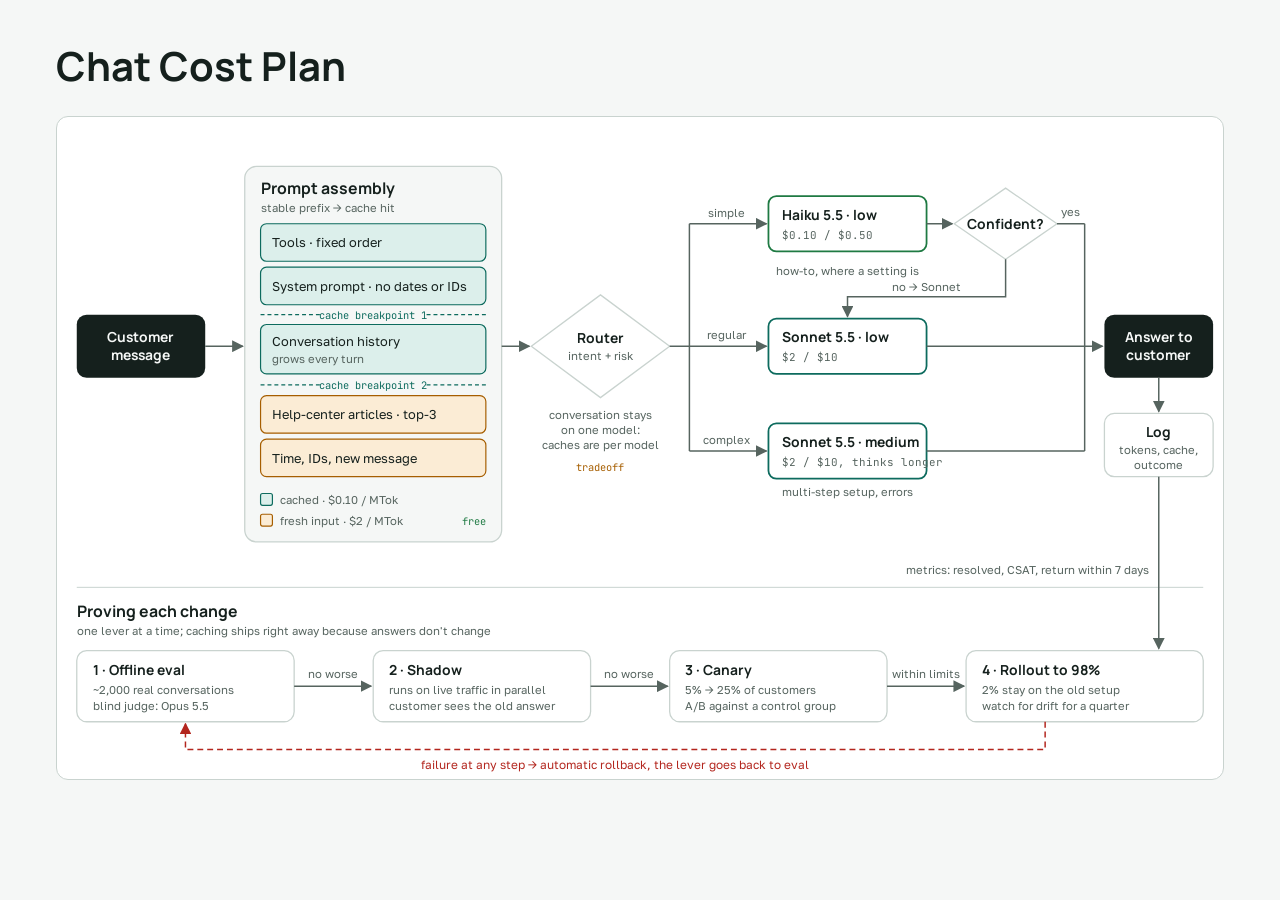
<file: chat-costs-diagram.html>
<!doctype html>
<html lang="en">
<head>
<meta charset="utf-8">
<meta name="viewport" content="width=device-width, initial-scale=1, viewport-fit=cover">
<title>Chat Cost Plan</title>
<meta name="claude:viewport-fit-sides" content="cover">
<link rel="preconnect" href="https://fonts.googleapis.com">
<link rel="preconnect" href="https://fonts.gstatic.com" crossorigin>
<link rel="stylesheet" href="https://fonts.googleapis.com/css2?family=Manrope:wght@500;600;700;800&family=Golos+Text:wght@400;500;600&family=JetBrains+Mono:wght@400;500&display=swap">
<style>
/* Layout: short header, one flowchart (request path on top, rollout gates below), then the acceptance metrics. */
:root {
  --bg: #f5f7f6;
  --surface: #ffffff;
  --ink: #15201d;
  --muted: #56645f;
  --line: #c9d3cf;
  --accent: #0d6b5e;
  --accent-soft: #dcefeb;
  --free: #1f7a43;
  --trade: #a65e00;
  --trade-soft: #fbecd5;
  --stop: #b3261e;
  --f-display: "Manrope", "Helvetica Neue", Arial, sans-serif;
  --f-body: "Golos Text", "Segoe UI", system-ui, sans-serif;
  --f-mono: "JetBrains Mono", ui-monospace, Menlo, monospace;
}
@media (prefers-color-scheme: dark) {
  :root:not([data-theme="light"]) {
    --bg: #101614; --surface: #18201e; --ink: #e4ece9; --muted: #9aaaa4; --line: #34433e;
    --accent: #4fc2ad; --accent-soft: #173832;
    --free: #6fd093; --trade: #f0b25a; --trade-soft: #3a2a12; --stop: #f2897f;
    color-scheme: dark;
  }
}
:root[data-theme="dark"] {
  --bg: #101614; --surface: #18201e; --ink: #e4ece9; --muted: #9aaaa4; --line: #34433e;
  --accent: #4fc2ad; --accent-soft: #173832;
  --free: #6fd093; --trade: #f0b25a; --trade-soft: #3a2a12; --stop: #f2897f;
  color-scheme: dark;
}
* { box-sizing: border-box; }
body { background: var(--bg); color: var(--ink); font-family: var(--f-body); font-size: 15px; line-height: 1.5; }
.wrap {
  max-width: 1200px; margin: 0 auto; padding-block: 36px 56px;
  padding-left: max(16px, env(safe-area-inset-left, 0px));
  padding-right: max(16px, env(safe-area-inset-right, 0px));
  display: grid; gap: 28px;
}
h1, h3 { font-family: var(--f-display); text-wrap: balance; margin: 0; }
h1 { font-size: clamp(28px, 4vw, 40px); line-height: 1.1; }
h3 { font-size: 16px; }
p { margin: 0; }
header { display: grid; gap: 10px; }
.eyebrow { font-family: var(--f-mono); font-size: 11px; letter-spacing: .08em; text-transform: uppercase; color: var(--accent); }
.lede { color: var(--muted); max-width: 70ch; font-size: 16px; }

figure { margin: 0; display: grid; gap: 10px; }
.scroll { overflow-x: auto; }
.d { display: block; width: 100%; min-width: 940px; height: auto; background: var(--surface); border: 1px solid var(--line); border-radius: 12px; }
figcaption { font-size: 13.5px; color: var(--muted); max-width: 90ch; }

/* diagram marks */
.d text { font-family: var(--f-body); font-size: 13px; fill: var(--ink); }
.d .t { font-family: var(--f-display); font-weight: 700; font-size: 14px; }
.d .h { font-family: var(--f-display); font-weight: 700; font-size: 16px; }
.d .sub { font-size: 11.5px; fill: var(--muted); }
.d .mono { font-family: var(--f-mono); font-size: 11px; fill: var(--muted); }
.d .lbl { font-size: 11.5px; fill: var(--muted); }
.d .inv { fill: var(--bg); }
.d .box { fill: var(--surface); stroke: var(--line); stroke-width: 1.3; }
.d .panel { fill: var(--bg); stroke: var(--line); stroke-width: 1.3; }
.d .dark { fill: var(--ink); }
.d .cache { fill: var(--accent-soft); stroke: var(--accent); stroke-width: 1.2; }
.d .fresh { fill: var(--trade-soft); stroke: var(--trade); stroke-width: 1.2; }
.d .cheap { fill: var(--surface); stroke: var(--free); stroke-width: 1.8; }
.d .main { fill: var(--surface); stroke: var(--accent); stroke-width: 1.8; }
.d .edge { fill: none; stroke: var(--muted); stroke-width: 1.5; }
.d .bp { stroke: var(--accent); stroke-width: 1.3; stroke-dasharray: 4 3; }
.d .bpt { font-family: var(--f-mono); font-size: 10.5px; fill: var(--accent); }
.d .fail { fill: none; stroke: var(--stop); stroke-width: 1.5; stroke-dasharray: 6 4; }
.d .failt { font-size: 12px; fill: var(--stop); }
.d .ah { fill: var(--muted); }
.d .ahf { fill: var(--stop); }
.d .rule { stroke: var(--line); stroke-width: 1; }
.d .tagfree { font-family: var(--f-mono); font-size: 10.5px; fill: var(--free); }
.d .tagtrade { font-family: var(--f-mono); font-size: 10.5px; fill: var(--trade); }

.metrics { display: grid; grid-template-columns: 1.3fr 1fr; gap: 14px; }
.card { background: var(--surface); border: 1px solid var(--line); border-radius: 10px; padding: 16px; display: grid; gap: 10px; align-content: start; min-width: 0; }
.card p { font-size: 13.5px; }
.muted { color: var(--muted); }
table { border-collapse: collapse; width: 100%; font-size: 13.5px; }
th, td { text-align: left; padding: 6px 8px 6px 0; border-bottom: 1px solid var(--line); }
th { font-family: var(--f-mono); font-size: 11px; font-weight: 500; letter-spacing: .05em; text-transform: uppercase; color: var(--muted); }
td.m { font-family: var(--f-mono); font-size: 12.5px; white-space: nowrap; font-variant-numeric: tabular-nums; }
tr:last-child td { border-bottom: none; }
.formula { font-family: var(--f-mono); font-size: 13px; background: var(--accent-soft); border-radius: 8px; padding: 10px 12px; line-height: 1.6; }
footer { font-size: 12.5px; color: var(--muted); border-top: 1px solid var(--line); padding-top: 12px; }
@media (max-width: 760px) { .metrics { grid-template-columns: 1fr; } }
</style>
</head>
<body>

<div class="wrap">

<header>
  <h1>Chat Cost Plan</h1>
</header>

<figure>
  <div class="scroll">
  <svg class="d" viewBox="0 0 1180 670" role="img" aria-label="Diagram: the customer message goes into prompt assembly, where tools, the system prompt and history are read from cache, and help-center articles and the new message are fresh input. The router sends simple turns to Haiku 5.5, regular turns to Sonnet 5.5 low and complex turns to Sonnet 5.5 medium. If Haiku is not confident, the turn goes to Sonnet. The answer goes to the customer and to the log; log metrics feed four checks: eval, shadow, canary, rollout, with automatic rollback on failure.">
    <defs>
      <marker id="ah" viewBox="0 0 10 10" refX="9" refY="5" markerWidth="8" markerHeight="8" orient="auto-start-reverse"><path class="ah" d="M0 0L10 5L0 10z"/></marker>
      <marker id="ahf" viewBox="0 0 10 10" refX="9" refY="5" markerWidth="8" markerHeight="8" orient="auto-start-reverse"><path class="ahf" d="M0 0L10 5L0 10z"/></marker>
    </defs>

    <!-- customer -->
    <rect class="dark" x="20" y="200" width="130" height="64" rx="10"/>
    <text class="t inv" x="85" y="228" text-anchor="middle">Customer</text>
    <text class="t inv" x="85" y="246" text-anchor="middle">message</text>
    <line class="edge" x1="150" y1="232" x2="188" y2="232" marker-end="url(#ah)"/>

    <!-- prompt assembly -->
    <rect class="panel" x="190" y="50" width="260" height="380" rx="12"/>
    <text class="h" x="206" y="78">Prompt assembly</text>
    <text class="sub" x="206" y="96">stable prefix → cache hit</text>

    <rect class="cache" x="206" y="108" width="228" height="38" rx="6"/>
    <text x="218" y="132">Tools · fixed order</text>
    <rect class="cache" x="206" y="152" width="228" height="38" rx="6"/>
    <text x="218" y="176">System prompt · no dates or IDs</text>

    <line class="bp" x1="206" y1="200" x2="266" y2="200"/>
    <text class="bpt" x="320" y="204" text-anchor="middle">cache breakpoint 1</text>
    <line class="bp" x1="374" y1="200" x2="434" y2="200"/>

    <rect class="cache" x="206" y="210" width="228" height="50" rx="6"/>
    <text x="218" y="232">Conversation history</text>
    <text class="sub" x="218" y="249">grows every turn</text>

    <line class="bp" x1="206" y1="271" x2="266" y2="271"/>
    <text class="bpt" x="320" y="275" text-anchor="middle">cache breakpoint 2</text>
    <line class="bp" x1="374" y1="271" x2="434" y2="271"/>

    <rect class="fresh" x="206" y="282" width="228" height="38" rx="6"/>
    <text x="218" y="306">Help-center articles · top-3</text>
    <rect class="fresh" x="206" y="326" width="228" height="38" rx="6"/>
    <text x="218" y="350">Time, IDs, new message</text>

    <rect class="cache" x="206" y="381" width="12" height="12" rx="2"/>
    <text class="sub" x="226" y="392">cached · $0.10 / MTok</text>
    <rect class="fresh" x="206" y="402" width="12" height="12" rx="2"/>
    <text class="sub" x="226" y="413">fresh input · $2 / MTok</text>
    <text class="tagfree" x="434" y="413" text-anchor="end">free</text>

    <line class="edge" x1="450" y1="232" x2="478" y2="232" marker-end="url(#ah)"/>

    <!-- router -->
    <polygon class="box" points="550,180 620,232 550,284 480,232"/>
    <text class="t" x="550" y="229" text-anchor="middle">Router</text>
    <text class="sub" x="550" y="246" text-anchor="middle">intent + risk</text>
    <text class="sub" x="550" y="306" text-anchor="middle">conversation stays</text>
    <text class="sub" x="550" y="321" text-anchor="middle">on one model:</text>
    <text class="sub" x="550" y="336" text-anchor="middle">caches are per model</text>
    <text class="tagtrade" x="550" y="358" text-anchor="middle">tradeoff</text>

    <!-- branch bus -->
    <polyline class="edge" points="620,232 640,232"/>
    <line class="edge" x1="640" y1="108" x2="640" y2="338"/>
    <line class="edge" x1="640" y1="108" x2="718" y2="108" marker-end="url(#ah)"/>
    <line class="edge" x1="640" y1="232" x2="718" y2="232" marker-end="url(#ah)"/>
    <line class="edge" x1="640" y1="338" x2="718" y2="338" marker-end="url(#ah)"/>
    <text class="lbl" x="678" y="101" text-anchor="middle">simple</text>
    <text class="lbl" x="678" y="225" text-anchor="middle">regular</text>
    <text class="lbl" x="678" y="331" text-anchor="middle">complex</text>

    <!-- model lanes -->
    <rect class="cheap" x="720" y="80" width="160" height="56" rx="8"/>
    <text class="t" x="734" y="104">Haiku 5.5 · low</text>
    <text class="mono" x="734" y="123">$0.10 / $0.50</text>

    <rect class="main" x="720" y="204" width="160" height="56" rx="8"/>
    <text class="t" x="734" y="228">Sonnet 5.5 · low</text>
    <text class="mono" x="734" y="247">$2 / $10</text>

    <rect class="main" x="720" y="310" width="160" height="56" rx="8"/>
    <text class="t" x="734" y="334">Sonnet 5.5 · medium</text>
    <text class="mono" x="734" y="353">$2 / $10, thinks longer</text>


    <text class="sub" x="800" y="160" text-anchor="middle">how-to, where a setting is</text>
    <text class="sub" x="800" y="384" text-anchor="middle">multi-step setup, errors</text>

    <!-- confidence check -->
    <line class="edge" x1="880" y1="108" x2="906" y2="108" marker-end="url(#ah)"/>
    <polygon class="box" points="960,72 1012,108 960,144 908,108"/>
    <text class="t" x="960" y="113" text-anchor="middle">Confident?</text>
    <polyline class="edge" points="960,144 960,182 800,182 800,202" marker-end="url(#ah)"/>
    <text class="lbl" x="880" y="176" text-anchor="middle">no → Sonnet</text>

    <!-- to answer bus -->
    <line class="edge" x1="1012" y1="108" x2="1040" y2="108"/>
    <text class="lbl" x="1026" y="100" text-anchor="middle">yes</text>
    <line class="edge" x1="880" y1="232" x2="1040" y2="232"/>
    <line class="edge" x1="880" y1="338" x2="1040" y2="338"/>
    <line class="edge" x1="1040" y1="108" x2="1040" y2="338"/>
    <line class="edge" x1="1040" y1="232" x2="1058" y2="232" marker-end="url(#ah)"/>

    <!-- answer + log -->
    <rect class="dark" x="1060" y="200" width="110" height="64" rx="10"/>
    <text class="t inv" x="1115" y="228" text-anchor="middle">Answer to</text>
    <text class="t inv" x="1115" y="246" text-anchor="middle">customer</text>
    <line class="edge" x1="1115" y1="264" x2="1115" y2="298" marker-end="url(#ah)"/>
    <rect class="box" x="1060" y="300" width="110" height="64" rx="10"/>
    <text class="t" x="1115" y="324" text-anchor="middle">Log</text>
    <text class="sub" x="1115" y="341" text-anchor="middle">tokens, cache,</text>
    <text class="sub" x="1115" y="356" text-anchor="middle">outcome</text>

    <!-- divider -->
    <line class="rule" x1="20" y1="476" x2="1160" y2="476"/>

    <!-- log feeds gates -->
    <line class="edge" x1="1115" y1="364" x2="1115" y2="538" marker-end="url(#ah)"/>
    <text class="lbl" x="1105" y="462" text-anchor="end">metrics: resolved, CSAT, return within 7 days</text>

    <!-- gates -->
    <text class="h" x="20" y="506">Proving each change</text>
    <text class="sub" x="20" y="524">one lever at a time; caching ships right away because answers don't change</text>

    <rect class="box" x="20" y="540" width="220" height="72" rx="10"/>
    <text class="t" x="36" y="565">1 · Offline eval</text>
    <text class="sub" x="36" y="584">~2,000 real conversations</text>
    <text class="sub" x="36" y="600">blind judge: Opus 5.5</text>

    <rect class="box" x="320" y="540" width="220" height="72" rx="10"/>
    <text class="t" x="336" y="565">2 · Shadow</text>
    <text class="sub" x="336" y="584">runs on live traffic in parallel</text>
    <text class="sub" x="336" y="600">customer sees the old answer</text>

    <rect class="box" x="620" y="540" width="220" height="72" rx="10"/>
    <text class="t" x="636" y="565">3 · Canary</text>
    <text class="sub" x="636" y="584">5% → 25% of customers</text>
    <text class="sub" x="636" y="600">A/B against a control group</text>

    <rect class="box" x="920" y="540" width="240" height="72" rx="10"/>
    <text class="t" x="936" y="565">4 · Rollout to 98%</text>
    <text class="sub" x="936" y="584">2% stay on the old setup</text>
    <text class="sub" x="936" y="600">watch for drift for a quarter</text>

    <line class="edge" x1="240" y1="576" x2="318" y2="576" marker-end="url(#ah)"/>
    <line class="edge" x1="540" y1="576" x2="618" y2="576" marker-end="url(#ah)"/>
    <line class="edge" x1="840" y1="576" x2="918" y2="576" marker-end="url(#ah)"/>
    <text class="lbl" x="279" y="568" text-anchor="middle">no worse</text>
    <text class="lbl" x="579" y="568" text-anchor="middle">no worse</text>
    <text class="lbl" x="879" y="568" text-anchor="middle">within limits</text>

    <polyline class="fail" points="1000,612 1000,640 130,640 130,614" marker-end="url(#ahf)"/>
    <text class="failt" x="565" y="660" text-anchor="middle">failure at any step → automatic rollback, the lever goes back to eval</text>
  </svg>
  </div>
</figure>



</div>
</body>
</html>
</file>
